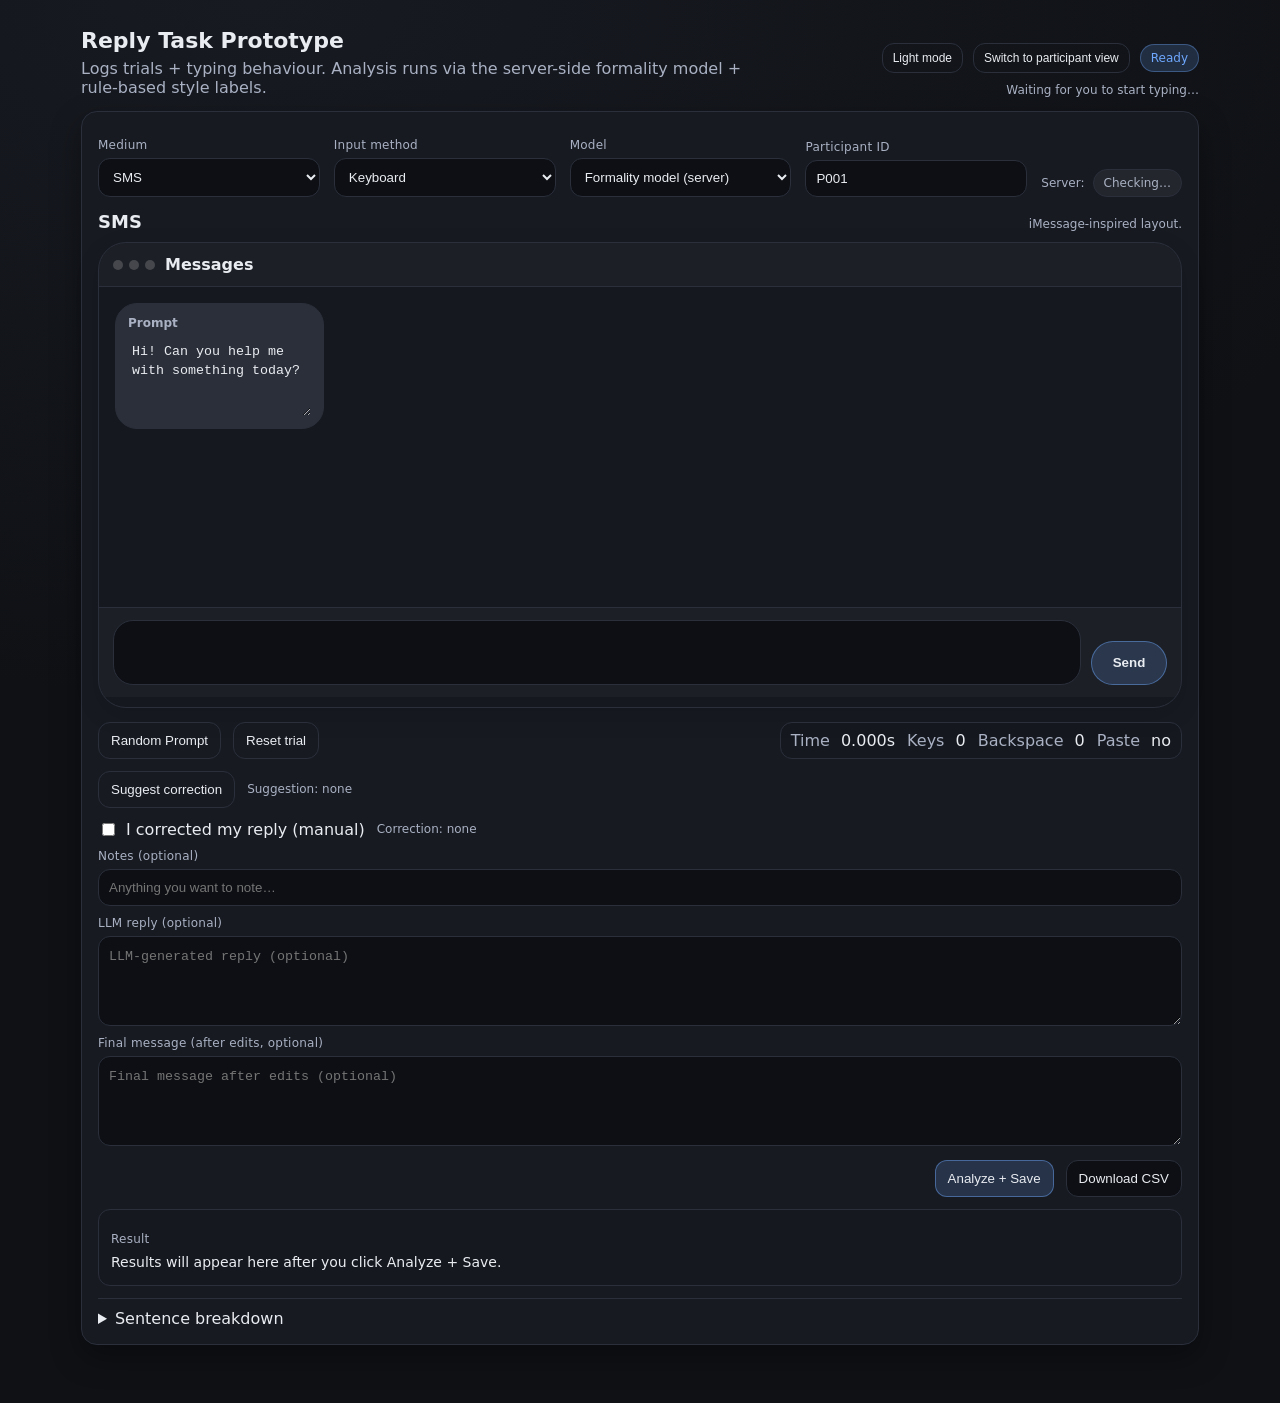
<file: index.html>
<!doctype html>
<html lang="en">
<head>
  <meta charset="utf-8" />
  <meta name="viewport" content="width=device-width,initial-scale=1" />
  <title>Reply Task Prototype</title>
  <link rel="stylesheet" href="./style.css" />
</head>

<body data-medium="SMS" data-theme="dark" data-role="admin">

  <main class="app">

    <!-- HEADER -->

    <header class="topbar">
      <div>
        <h1>Reply Task Prototype</h1>
        <p class="sub">
          Logs trials + typing behaviour.  
          Analysis runs via the server-side formality model + rule-based style labels.
        </p>
      </div>

      <div class="topStatus">
        <button id="themeToggleBtn" class="ghost smallBtn">Light mode</button>
        <button id="roleToggleBtn" class="ghost smallBtn">Switch to participant view</button>
        <span class="pill" id="readyPill">Ready</span>
        <span class="small" id="statusText">Waiting for you to start typing…</span>
      </div>
    </header>

    <section class="card">

      <!-- ADMIN CONTROLS -->

      <div class="row controls adminOnly">

        <label class="field">
          <span class="label">Medium</span>
          <select id="medium">
            <option>SMS</option>
            <option>Email</option>
            <option>Messenger</option>
            <option>MP3</option>
          </select>
        </label>

        <label class="field">
          <span class="label">Input method</span>
          <select id="inputMethod">
            <option>Keyboard</option>
            <option>Swipe</option>
            <option>Speech-to-text</option>
          </select>
        </label>

        <label class="field">
          <span class="label">Model</span>
          <select id="model">
            <option>Formality model (server)</option>
          </select>
        </label>

        <label class="field">
          <span class="label">Participant ID</span>
          <input id="participantId" type="text" value="P001" />
        </label>

        <div class="serverBox">
          <span class="small">Server:</span>
          <span class="pill subtle" id="serverPill">Checking…</span>
        </div>

      </div>

      <!-- SMS -->

      <section id="layoutSMS" class="layout">

        <div class="layoutHead">
          <div class="layoutTitle">SMS</div>
          <div class="layoutHint small">iMessage-inspired layout.</div>
        </div>

        <div class="phoneFrame">

          <div class="phoneBar">
            <div class="phoneDots">
              <span></span><span></span><span></span>
            </div>
            <div class="phoneTitle">Messages</div>
          </div>

          <div class="chatWindow smsWindow" id="smsThread">

            <!-- PROMPT -->

            <div class="bubble incoming">
              <div class="bubbleMeta">Prompt</div>
              <textarea id="promptSMS" rows="3">
Hi! Can you help me with something today?
              </textarea>
            </div>

            <!-- SENT BUBBLES WILL APPEAR HERE -->

            <div id="smsAutoReplyWrap"></div>

          </div>

          <!-- COMPOSER -->

          <div class="composer composerSMS">

            <textarea
              id="replySMS"
              rows="2"
              spellcheck="true"
              placeholder="Type your reply…">
            </textarea>

            <button id="sendSMSBtn" class="primary">
              Send
            </button>

          </div>

          <div class="suggestionInline" id="suggestionSMS"></div>

        </div>
      </section>

      <!-- EMAIL -->

      <section id="layoutEmail" class="layout hidden">

        <div class="layoutHead">
          <div class="layoutTitle">Email</div>
          <div class="layoutHint small">Gmail-inspired layout.</div>
        </div>

        <div class="emailShell">

          <div class="emailGrid">

            <!-- INCOMING EMAIL -->

            <div class="emailCard">

              <div class="emailCardTitle">Incoming email</div>

              <div class="emailMeta">
                <label class="metaField">
                  <span class="metaLabel">From</span>
                  <input id="emailFrom" type="text" value="someone@example.com" />
                </label>

                <label class="metaField">
                  <span class="metaLabel">Subject</span>
                  <input id="emailSubject" type="text" value="Quick question" />
                </label>
              </div>

              <label class="label">Message body</label>

              <textarea id="promptEmail" rows="7">
Hi! Can you help me with something today?
              </textarea>

            </div>

            <!-- EMAIL REPLY -->

            <div class="emailCard">

              <div class="emailCardTitle">Compose reply</div>

              <div class="emailMeta">
                <label class="metaField">
                  <span class="metaLabel">To</span>
                  <input id="emailTo" type="text" value="someone@example.com" />
                </label>

                <label class="metaField">
                  <span class="metaLabel">Subject</span>
                  <input id="replyEmailSubject" type="text" value="Re: Quick question" />
                </label>
              </div>

              <label class="label">Reply body</label>

              <textarea
                id="replyEmail"
                rows="8"
                spellcheck="true"
                placeholder="Write your email reply…">
              </textarea>

              <button id="sendEmailBtn" class="primary">
                Send
              </button>

              <div id="emailAutoReplyWrap"></div>

              <div class="suggestionInline" id="suggestionEmail"></div>

            </div>

          </div>
        </div>
      </section>

      <!-- MESSENGER -->

      <section id="layoutMessenger" class="layout hidden">

        <div class="layoutHead">
          <div class="layoutTitle">Messenger</div>
          <div class="layoutHint small">Messenger-inspired layout.</div>
        </div>

        <div class="messenger">

          <div class="threadMain">

            <div class="threadTop">
              <div class="avatar"></div>
              <div>
                <div class="name">Friend</div>
                <div class="small">Active now</div>
              </div>
            </div>

            <div class="threadBody" id="messengerThread">

              <div class="msg incomingMsg">
                <div class="msgMeta">Prompt</div>
                <textarea id="promptMsg" rows="3">
Hi! Can you help me with something today?
                </textarea>
              </div>

              <div id="msgAutoReplyWrap"></div>

            </div>

            <!-- MESSAGE COMPOSER -->

            <div class="composer composerMsg">

              <textarea
                id="replyMsg"
                rows="2"
                spellcheck="true"
                placeholder="Type your message…">
              </textarea>

              <button id="sendMsgBtn" class="primary">
                Send
              </button>

            </div>

            <div class="suggestionInline" id="suggestionMsg"></div>

          </div>
        </div>
      </section>

      <!-- MP3 -->

      <section id="layoutMP3" class="layout hidden">

        <div class="layoutHead">
          <div class="layoutTitle">MP3 Audio</div>
          <div class="layoutHint small">Voice message layout.</div>
        </div>

        <div class="mp3Container">

          <div class="audioCard">
            <div class="audioCardTitle">Incoming voice message</div>
            <audio id="promptAudio" controls></audio>
            <div class="audioLabel small">Prompt audio</div>
          </div>

          <div class="audioCard">

            <div class="audioCardTitle">Record your reply</div>

            <div class="audioControls">
              <button id="recordBtn" class="ghost">🎤 Start Recording</button>
              <button id="playBtn" class="ghost" disabled>▶ Play Recording</button>
            </div>

            <div class="audioLabel small" id="recordStatus">
              Voice reply is currently simulated.
            </div>

            <label class="label">Typed fallback reply</label>

            <textarea
              id="replyMP3"
              rows="5"
              spellcheck="true"
              placeholder="Or type your reply here…">
            </textarea>

            <button id="sendMP3Btn" class="primary">
              Send
            </button>

            <div id="mp3AutoReplyWrap"></div>

            <div class="suggestionInline" id="suggestionMP3"></div>

          </div>
        </div>
      </section>

      <!-- ACTION BAR -->

      <div class="row actions">

        <button id="randomPromptBtn" class="ghost adminOnly">
          Random Prompt
        </button>

        <button id="resetBtn" class="ghost">
          Reset trial
        </button>

        <div class="metrics">
          <div><span class="k">Time</span> <span id="timeVal">0.000</span>s</div>
          <div><span class="k">Keys</span> <span id="keysVal">0</span></div>
          <div><span class="k">Backspace</span> <span id="backsVal">0</span></div>
          <div><span class="k">Paste</span> <span id="pasteVal">no</span></div>
        </div>

      </div>

      <!-- CORRECTIONS -->

      <div class="row correctionRow adminOnly">
        <button id="suggestBtn" class="ghost">
          Suggest correction
        </button>
        <span class="small" id="suggestionStatus">
          Suggestion: none
        </span>
      </div>

      <div class="row correctionRow">
        <label class="checkbox">
          <input type="checkbox" id="manualCorrection" />
          <span>I corrected my reply (manual)</span>
        </label>
        <span class="small" id="corrStatus">Correction: none</span>
      </div>

      <!-- NOTES -->

      <label class="label adminOnly" for="notes">
        Notes (optional)
      </label>

      <input
        id="notes"
        class="adminOnly"
        type="text"
        placeholder="Anything you want to note…" />

      <!-- ANALYSIS -->

      <label class="label" for="llmReply">LLM reply (optional)</label>
      <textarea id="llmReply" rows="3" spellcheck="true" placeholder="LLM-generated reply (optional)"></textarea>

      <label class="label" for="finalMessage">Final message (after edits, optional)</label>
      <textarea id="finalMessage" rows="3" spellcheck="true" placeholder="Final message after edits (optional)"></textarea>

      <div class="row bottomActions">

        <button id="analyzeBtn" class="primary">
          Analyze + Save
        </button>

        <button id="downloadBtn">
          Download CSV
        </button>

      </div>

      <div class="resultBox">

        <div class="label">Result</div>

        <div id="resultText" class="result">
          Results will appear here after you click Analyze + Save.
        </div>

      </div>

      <!-- SENTENCE BREAKDOWN -->

      <details class="details adminOnly">

        <summary>Sentence breakdown</summary>

        <div id="sentenceTableWrap"></div>

      </details>

    </section>

  </main>

  <script src="./app.js" defer></script>

</body>
</html>
</file>
<file: style.css>
:root{
  --bg:#0f1115;
  --bg2:#171a21;
  --card:#171a21;
  --text:#e9ecf1;
  --muted:#a9b1c3;
  --line:#2a2f3b;
  --accent:#6ea8fe;
  --accent-soft:rgba(110,168,254,.18);
  --good:#7ee787;
  --warn:#ffcc66;
  --bad:#ff6b6b;
  --incoming:#2b2f39;
  --outgoing:#2f4d7a;
  --surface:#0d0f14;
  --shadow:0 12px 30px rgba(0,0,0,.35);
  --radius:16px;
}

body[data-theme="light"]{
  --bg:#eef2f8;
  --bg2:#f7f9fc;
  --card:#ffffff;
  --text:#1a2230;
  --muted:#637086;
  --line:#d7deea;
  --accent:#3d73d8;
  --accent-soft:rgba(61,115,216,.12);
  --incoming:#edf1f7;
  --outgoing:#dbe8ff;
  --surface:#ffffff;
  --shadow:0 12px 24px rgba(31,41,55,.08);
}

*{ box-sizing:border-box; }

body{
  margin:0;
  font-family:ui-sans-serif, system-ui, -apple-system, Segoe UI, Roboto, Arial;
  background:radial-gradient(1200px 700px at 20% 0%, var(--bg2), var(--bg));
  color:var(--text);
}

.app{
  max-width:1150px;
  margin:28px auto;
  padding:0 16px 30px;
}

.topbar{
  display:flex;
  align-items:flex-end;
  justify-content:space-between;
  gap:14px;
  margin-bottom:14px;
}

.topbar h1{
  margin:0 0 6px 0;
  font-size:22px;
}

.sub{
  margin:0;
  color:var(--muted);
}

.topStatus{
  display:flex;
  align-items:center;
  gap:10px;
  flex-wrap:wrap;
  justify-content:flex-end;
}

.card{
  background:var(--card);
  border:1px solid var(--line);
  border-radius:var(--radius);
  padding:16px;
  box-shadow:var(--shadow);
}

.row{
  display:flex;
  gap:12px;
  align-items:end;
  flex-wrap:wrap;
}

.controls{
  margin-bottom:14px;
  gap:14px;
}

.field{
  min-width:180px;
  flex:1 1 180px;
}

.label,
.metaLabel{
  display:block;
  margin:10px 0 6px 0;
  font-size:12px;
  letter-spacing:.02em;
  color:var(--muted);
}

.small{
  color:var(--muted);
  font-size:12px;
}

select,
textarea,
input[type="text"]{
  width:100%;
  border:1px solid var(--line);
  background:var(--surface);
  color:var(--text);
  border-radius:12px;
  padding:10px;
  outline:none;
}

textarea{
  resize:vertical;
  min-height:90px;
  text-align:left;
  line-height:1.45;
  vertical-align:top;
}

button{
  border:1px solid var(--line);
  background:var(--surface);
  color:var(--text);
  border-radius:12px;
  padding:10px 12px;
  cursor:pointer;
}

button:hover{
  border-color:rgba(110,168,254,.6);
}

button.primary{
  background:var(--accent-soft);
  border-color:rgba(110,168,254,.45);
}

button.ghost{
  background:transparent;
}

.smallBtn{
  padding:7px 10px;
  font-size:12px;
}

.pill{
  display:inline-flex;
  align-items:center;
  padding:6px 10px;
  border-radius:999px;
  background:var(--accent-soft);
  border:1px solid rgba(110,168,254,.35);
  color:var(--accent);
  font-size:12px;
  white-space:nowrap;
}

.pill.subtle{
  background:rgba(255,255,255,.05);
  border:1px solid var(--line);
  color:var(--muted);
}

.serverBox{
  margin-left:auto;
  display:flex;
  align-items:center;
  gap:8px;
}

.actions{
  margin-top:14px;
}

.metrics{
  margin-left:auto;
  display:flex;
  gap:12px;
  flex-wrap:wrap;
  padding:8px 10px;
  border:1px solid var(--line);
  border-radius:12px;
  background:rgba(0,0,0,.08);
}

.metrics .k{
  color:var(--muted);
  margin-right:6px;
}

.correctionRow{
  margin-top:12px;
  align-items:center;
}

.checkbox{
  display:inline-flex;
  align-items:center;
  gap:8px;
}

.bottomActions{
  margin-top:14px;
  justify-content:flex-end;
}

.resultBox{
  margin-top:12px;
  padding:12px;
  border-radius:12px;
  border:1px solid var(--line);
  background:rgba(0,0,0,.06);
}

.result{
  margin-top:6px;
  font-size:14px;
  line-height:1.5;
}

.details{
  margin-top:12px;
  border-top:1px solid var(--line);
  padding-top:10px;
}

.hidden{
  display:none !important;
}

.layoutHead{
  display:flex;
  justify-content:space-between;
  align-items:baseline;
  gap:12px;
  margin-bottom:10px;
}

.layoutTitle{
  font-weight:700;
  font-size:18px;
}

/* ---------- Shared app-like shells ---------- */

.phoneFrame,
.emailShell,
.threadMain,
.audioCard{
  box-shadow:0 8px 24px rgba(0,0,0,.12);
}

.sentBubble,
.autoReplyBubble{
  max-width:92%;
}

/* ---------- SMS ---------- */

.phoneFrame{
  border:1px solid var(--line);
  border-radius:28px;
  background:rgba(0,0,0,.08);
  overflow:hidden;
}

.phoneBar{
  display:flex;
  align-items:center;
  gap:10px;
  padding:12px 14px;
  border-bottom:1px solid var(--line);
  background:rgba(255,255,255,.03);
}

.phoneDots{
  display:flex;
  gap:6px;
}

.phoneDots span{
  width:10px;
  height:10px;
  border-radius:50%;
  background:rgba(255,255,255,.18);
}

.phoneTitle{
  font-weight:700;
}

.chatWindow{
  padding:16px;
  display:flex;
  flex-direction:column;
  gap:12px;
  min-height:320px;
}

.bubble{
  max-width:92%;
  border-radius:22px;
  border:1px solid var(--line);
  padding:12px;
}

.bubble textarea{
  border:none;
  background:transparent;
  padding:6px 4px;
  min-height:80px;
  text-align:left;
  line-height:1.45;
  display:block;
}

.incoming{
  align-self:flex-start;
  background:var(--incoming);
}

.outgoing{
  align-self:flex-end;
  background:var(--outgoing);
  border-color:rgba(110,168,254,.35);
}

.bubbleMeta,
.msgMeta{
  margin-bottom:6px;
  font-size:12px;
  color:var(--muted);
  font-weight:600;
}

.composer{
  display:flex;
  align-items:flex-end;
  gap:10px;
  padding:12px 14px;
  border-top:1px solid var(--line);
  background:rgba(255,255,255,.03);
}

.composer textarea{
  flex:1;
  min-height:48px;
  max-height:140px;
  resize:none;
  border-radius:20px;
  padding:12px 14px;
  text-align:left;
  line-height:1.45;
}

.composer button{
  flex:0 0 auto;
  border-radius:999px;
  min-width:76px;
  height:44px;
  padding:0 16px;
  font-weight:600;
}

.composerSMS textarea,
.composerMsg textarea{
  overflow-y:auto;
}

.smsWindow .sentBubble,
.smsWindow .autoReplyBubble{
  border-radius:22px;
  padding:12px 14px;
  line-height:1.45;
}

/* ---------- Email ---------- */

.emailShell{
  border:1px solid var(--line);
  border-radius:18px;
  overflow:hidden;
  background:rgba(0,0,0,.06);
}

.emailToolbar{
  display:flex;
  align-items:center;
  gap:8px;
  padding:10px 12px;
  border-bottom:1px solid var(--line);
}

.emailDot{
  width:10px;
  height:10px;
  border-radius:50%;
}

.emailDot.red{ background:#ff6b6b; }
.emailDot.yellow{ background:#ffcc66; }
.emailDot.green{ background:#7ee787; }

.emailBrand{
  font-weight:700;
  margin-left:6px;
}

.emailGrid{
  display:grid;
  grid-template-columns:1fr 1fr;
  gap:12px;
  padding:12px;
}

.emailCard{
  border:1px solid var(--line);
  border-radius:16px;
  background:rgba(0,0,0,.06);
  padding:12px;
}

.emailCardTitle{
  font-weight:700;
  margin-bottom:10px;
}

.emailMeta{
  display:grid;
  grid-template-columns:1fr 1fr;
  gap:10px;
  margin-bottom:10px;
}

.emailCard textarea{
  min-height:120px;
  text-align:left;
  line-height:1.45;
}

.emailCard button.primary{
  margin-top:10px;
}

#emailAutoReplyWrap{
  margin-top:12px;
}

#emailAutoReplyWrap .sentBubble,
#emailAutoReplyWrap .autoReplyBubble{
  border:1px solid var(--line);
  border-radius:14px;
  padding:12px;
  background:rgba(255,255,255,.03);
  max-width:100%;
}

.emailReplyPreview,
.emailPreviewBody{
  line-height:1.5;
  text-align:left;
}

/* ---------- Messenger ---------- */

.messenger{
  display:grid;
  grid-template-columns:260px 1fr;
  gap:12px;
  min-height:360px;
}

.threadList{
  border:1px solid var(--line);
  border-radius:16px;
  background:rgba(0,0,0,.06);
  overflow:hidden;
}

.threadHeader{
  padding:10px 12px;
  border-bottom:1px solid var(--line);
  font-weight:700;
}

.thread{
  width:100%;
  text-align:left;
  border:none;
  border-bottom:1px solid rgba(255,255,255,.06);
  background:transparent;
  padding:10px 12px;
  display:flex;
  gap:10px;
}

.thread.active{
  background:var(--accent-soft);
}

.avatar{
  width:34px;
  height:34px;
  border-radius:50%;
  background:rgba(255,255,255,.15);
  flex:0 0 auto;
}

.threadText .name{
  font-weight:700;
}

.threadMain{
  border:1px solid var(--line);
  border-radius:16px;
  background:rgba(0,0,0,.06);
  overflow:hidden;
  display:flex;
  flex-direction:column;
}

.threadTop{
  display:flex;
  align-items:center;
  gap:10px;
  padding:10px 12px;
  border-bottom:1px solid var(--line);
}

.threadBody{
  padding:12px;
  display:flex;
  flex-direction:column;
  gap:12px;
  min-height:320px;
}

.msg{
  border:1px solid var(--line);
  border-radius:18px;
  padding:12px;
  max-width:92%;
}

.msg textarea{
  border:none;
  background:transparent;
  padding:6px 4px;
  min-height:80px;
  text-align:left;
  line-height:1.45;
  display:block;
}

.incomingMsg{
  align-self:flex-start;
  background:var(--incoming);
}

.outgoingMsg{
  align-self:flex-end;
  background:var(--outgoing);
  border-color:rgba(110,168,254,.35);
}

.threadBody .sentBubble,
.threadBody .autoReplyBubble{
  border-radius:18px;
  padding:12px 14px;
  line-height:1.45;
}

/* ---------- MP3 ---------- */

.mp3Container{
  display:grid;
  grid-template-columns:1fr 1fr;
  gap:12px;
}

.audioCard{
  border:1px solid var(--line);
  border-radius:16px;
  background:rgba(0,0,0,.06);
  padding:14px;
}

.audioCardTitle{
  font-weight:700;
  margin-bottom:10px;
}

.audioControls{
  display:flex;
  gap:10px;
  flex-wrap:wrap;
  margin-bottom:10px;
}

.audioLabel{
  margin-top:8px;
  margin-bottom:8px;
}

.audioCard textarea{
  text-align:left;
  line-height:1.45;
}

#mp3AutoReplyWrap{
  margin-top:12px;
}

#mp3AutoReplyWrap .sentBubble,
#mp3AutoReplyWrap .autoReplyBubble{
  border:1px solid var(--line);
  border-radius:14px;
  padding:12px;
  background:rgba(255,255,255,.03);
  max-width:100%;
}

/* ---------- Suggestions ---------- */

.suggestionInline{
  margin-top:10px;
  display:flex;
  gap:8px;
  flex-wrap:wrap;
  align-items:center;
}

.suggestionChip{
  display:inline-flex;
  align-items:center;
  gap:8px;
  padding:7px 10px;
  border:1px dashed rgba(110,168,254,.5);
  border-radius:999px;
  background:var(--accent-soft);
  font-size:12px;
}

.suggestionChip button{
  padding:4px 8px;
  border-radius:999px;
  font-size:12px;
}

/* ---------- Tables ---------- */

.tableWrap{
  overflow:auto;
}

table{
  width:100%;
  border-collapse:collapse;
  margin-top:10px;
  font-size:13px;
}

th, td{
  border:1px solid var(--line);
  padding:8px;
  text-align:left;
  vertical-align:top;
}

th{
  color:var(--muted);
  font-weight:600;
}

.tag{
  display:inline-block;
  padding:4px 8px;
  border-radius:999px;
  font-size:12px;
  border:1px solid var(--line);
  background:rgba(255,255,255,.05);
}

.tag.formal{ color:#63a4ff; }
.tag.informal{ color:#ff9b63; }
.tag.neutral{ color:#8fd18f; }

/* ---------- Role handling ---------- */

.participantOnly{ display:block; }
.adminOnly{ display:flex; }

body[data-role="participant"] .adminOnly{
  display:none !important;
}

body[data-role="participant"] .participantOnly{
  display:block !important;
}

/* ---------- Responsive ---------- */

@media (max-width: 950px){
  .emailGrid,
  .mp3Container,
  .messenger{
    grid-template-columns:1fr;
  }

  .topbar{
    flex-direction:column;
    align-items:flex-start;
  }

  .topStatus{
    justify-content:flex-start;
  }

  .bubble,
  .msg{
    max-width:100%;
  }

  .composer{
    align-items:stretch;
  }

  .composer button{
    width:100%;
    height:auto;
    min-height:44px;
  }
}
</file>
